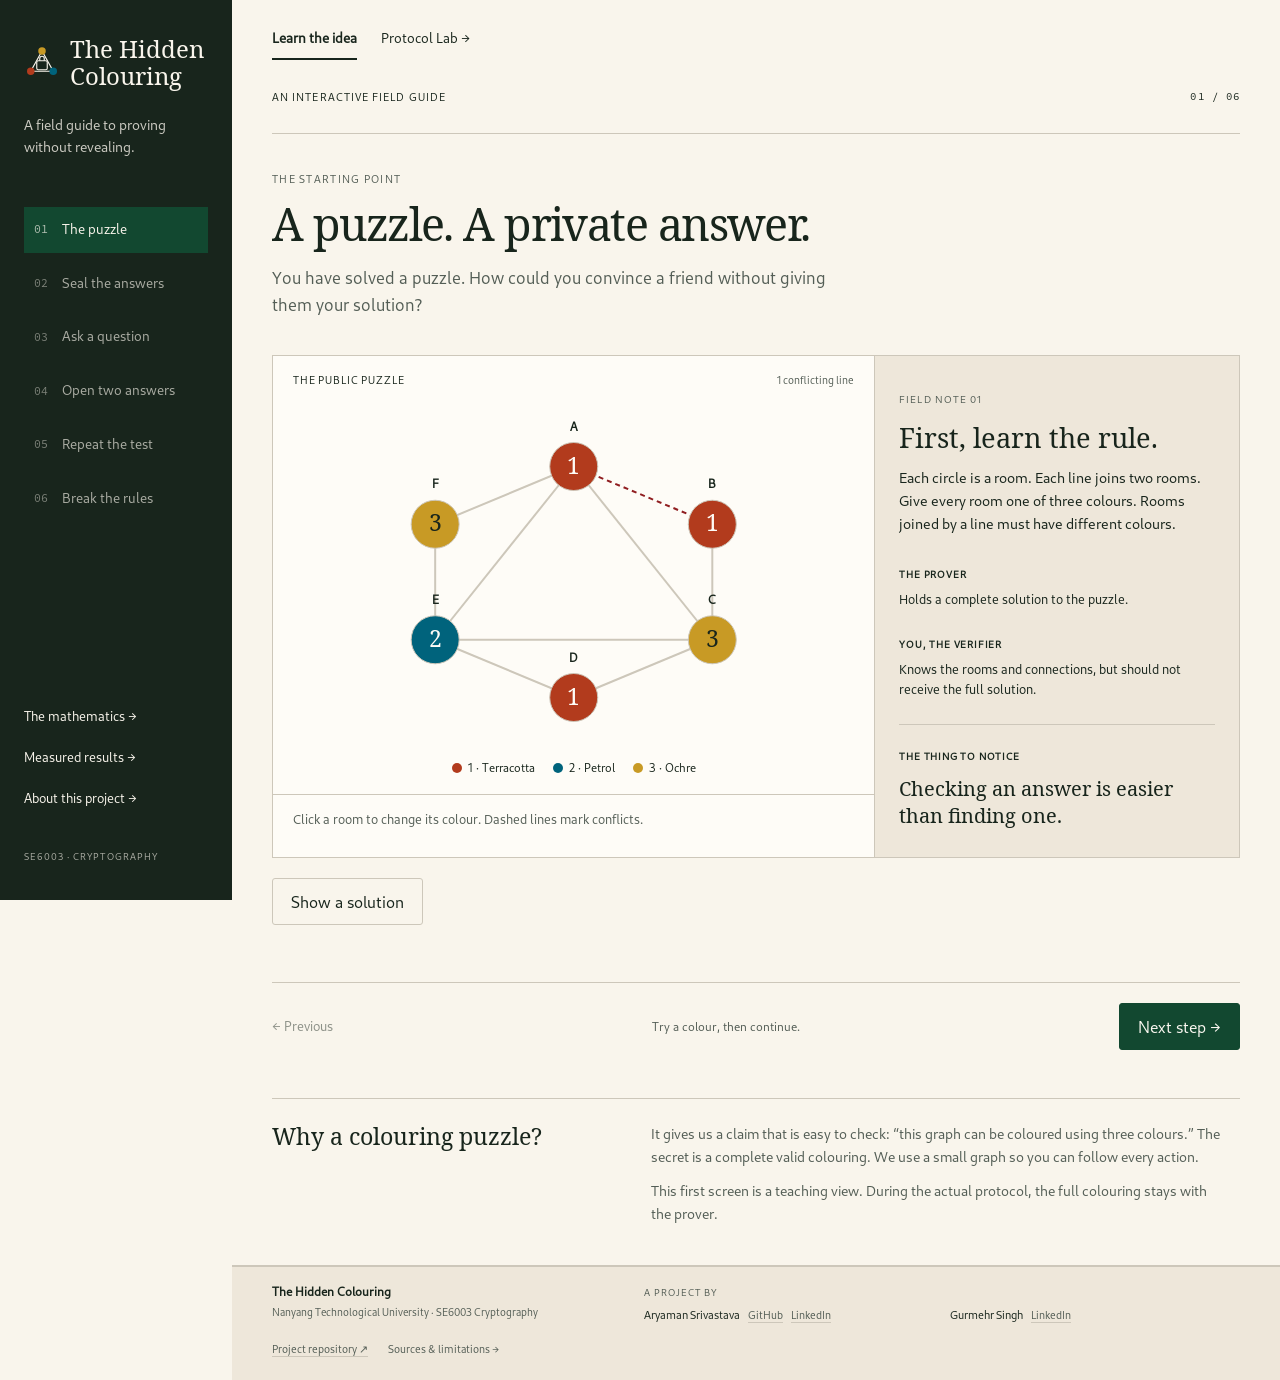
<file: web/index.html>
<!doctype html>
<html lang="en">
<head>
<meta charset="utf-8">
<meta name="viewport" content="width=device-width, initial-scale=1">
<meta name="description" content="A hands-on lesson in zero-knowledge proofs. Seal a colouring, challenge one edge, and learn how to verify a claim while keeping its solution hidden.">
<title>The Hidden Colouring — a zero-knowledge field guide</title>
<link rel="icon" href="/favicon.svg" type="image/svg+xml"><link rel="stylesheet" href="tokens.css">
<link rel="stylesheet" href="styles.css">
<script src="app.js" defer></script>
</head>
<body>
<a class="skip" href="#lesson">Skip to the lesson</a>
<aside class="rail">
  <a href="/" class="brand" aria-label="The Hidden Colouring, restart"><svg class="brand-symbol" viewBox="0 0 48 48" aria-hidden="true"><path d="M24 8 9 35h30L24 8Z" fill="none" stroke="currentColor" stroke-width="1.5"/><circle cx="24" cy="8" r="5" fill="var(--color-three)"/><circle cx="9" cy="35" r="5" fill="var(--color-one)"/><circle cx="39" cy="35" r="5" fill="var(--color-two)"/><rect x="17" y="21" width="14" height="12" rx="2" fill="var(--color-ink)" stroke="currentColor" stroke-width="1.5"/><path d="M21 21v-3a3 3 0 0 1 6 0v3" fill="none" stroke="currentColor" stroke-width="1.5"/></svg><span class="brand-wordmark">The Hidden<br> Colouring</span></a>
  <p class="rail-intro">A field guide to proving<br>without revealing.</p>
  <label class="mobile-chapter">Your next step<select id="chapter-picker" aria-label="Lesson chapter"></select></label>
  <nav aria-label="Lesson chapters" id="chapters"></nav>
  <div class="rail-bottom"><button class="rail-link" id="notes-button">The mathematics →</button><button class="rail-link" id="results-button">Measured results →</button><button class="rail-link" id="about-button">About this project →</button><span class="course">SE6003 · CRYPTOGRAPHY</span></div>
</aside>
<main id="lesson">
  <nav class="mode-switch" aria-label="Project views"><a href="/" aria-current="page">Learn the idea</a><a href="/lab.html">Protocol Lab →</a></nav>
  <header class="topline"><span>AN INTERACTIVE FIELD GUIDE</span><span id="chapter-count">01 / 06</span></header>
  <section class="heading"><div><p class="eyebrow" id="chapter-label">THE STARTING POINT</p><h1 id="title">A puzzle. A private answer.</h1></div><p id="intro"></p></section>
  <div class="workbench">
    <section class="board" aria-label="Interactive colouring puzzle">
      <div class="board-top"><span id="board-label">THE PUZZLE</span><span id="board-status" class="board-status">Six rooms · three colours</span></div>
      <div id="graph-wrap"><svg id="graph" role="group" aria-label="The public graph and colours visible at this step"></svg></div>
      <div class="legend" id="legend"><span><i class="dot one"></i>1 · Terracotta</span><span><i class="dot two"></i>2 · Petrol</span><span><i class="dot three"></i>3 · Ochre</span></div>
      <div id="board-extra"></div>
      <div class="board-caption" id="board-caption"></div>
    </section>
    <aside class="fieldnote" aria-label="What is happening at this step">
      <span class="note-index" id="note-index">FIELD NOTE 01</span><h2 id="note-title"></h2><p id="note-body"></p>
      <div class="roles"><div><span class="role-name">THE PROVER</span><p id="prover-note"></p></div><div><span class="role-name">YOU, THE VERIFIER</span><p id="verifier-note"></p></div></div>
      <div class="takeaway"><span>THE THING TO NOTICE</span><p id="takeaway"></p></div>
    </aside>
  </div>
  <div id="interaction" class="interaction"></div>
  <p id="message" class="message" role="status" aria-live="polite"></p>
  <div class="lesson-controls"><button class="text-button" id="back">← Previous</button><span id="step-hint"></span><button class="button primary" id="continue">Next step →</button></div>
  <section class="understand" id="understand"><h2 id="understand-title"></h2><div id="understand-body"></div></section>
  <footer class="project-footer" aria-label="Project credits">
  <div class="footer-heading"><span class="footer-title">The Hidden Colouring</span><p>Nanyang Technological University · SE6003 Cryptography</p></div>
  <div class="footer-credits"><p class="footer-label">A project by</p><div class="footer-person"><span>Aryaman Srivastava</span><a href="https://github.com/actuallyaryaman">GitHub</a><a href="https://www.linkedin.com/in/actuallyaryaman/">LinkedIn</a></div><div class="footer-person"><span>Gurmehr Singh</span><a href="https://www.linkedin.com/in/gurmehrs/">LinkedIn</a></div></div>
  <div class="footer-links"><a href="https://github.com/actuallyaryaman/the-hidden-colouring">Project repository ↗</a><button class="text-button" id="sources-button">Sources &amp; limitations →</button></div>
</footer>
</main>
<dialog id="info-dialog"><div class="dialog-top"><span>REFERENCE NOTES</span><button class="text-button" id="close-dialog" aria-label="Close reference notes">Close ×</button></div><div id="dialog-body"></div></dialog>
<noscript>This interactive lesson needs JavaScript. Its Python protocol and experiments can also be run separately; see the README.</noscript>
</body>
</html>
</file>
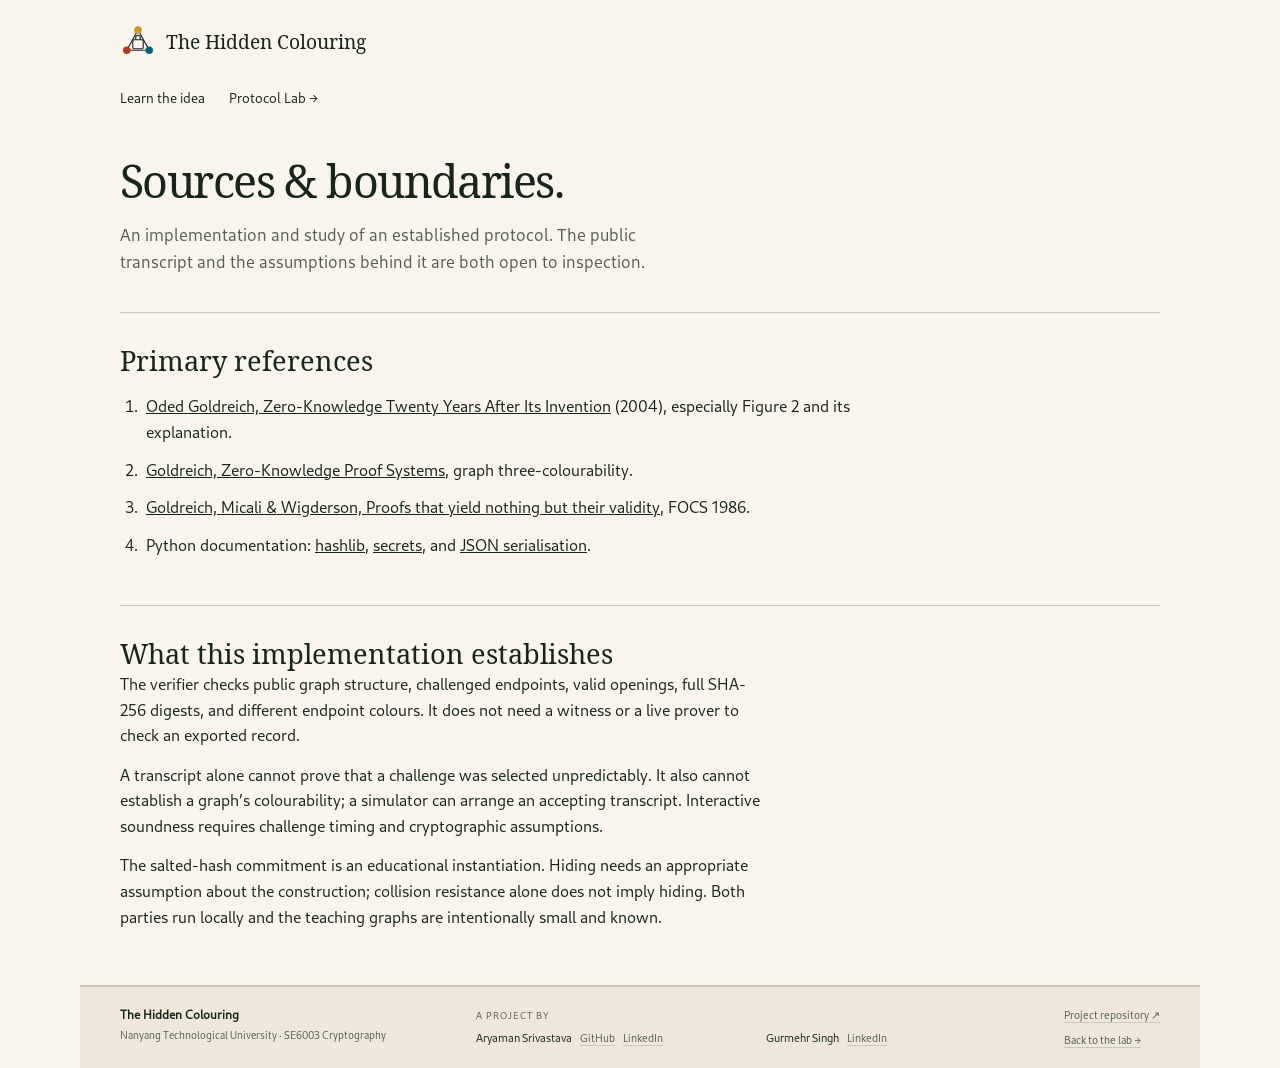
<file: web/references.html>
<!doctype html><html lang="en"><head><meta charset="utf-8"><meta name="viewport" content="width=device-width, initial-scale=1"><title>Sources — The Hidden Colouring</title><link rel="icon" href="/favicon.svg" type="image/svg+xml"><link rel="stylesheet" href="tokens.css"><link rel="stylesheet" href="styles.css"><link rel="stylesheet" href="lab.css"></head><body class="standalone"><main>
<a class="reference-brand" href="/"><svg class="brand-symbol" viewBox="0 0 48 48" aria-hidden="true"><path d="M24 8 9 35h30L24 8Z" fill="none" stroke="currentColor" stroke-width="1.5"/><circle cx="24" cy="8" r="5" fill="var(--color-three)"/><circle cx="9" cy="35" r="5" fill="var(--color-one)"/><circle cx="39" cy="35" r="5" fill="var(--color-two)"/><rect x="17" y="21" width="14" height="12" rx="2" fill="var(--color-ink)" stroke="currentColor" stroke-width="1.5"/><path d="M21 21v-3a3 3 0 0 1 6 0v3" fill="none" stroke="currentColor" stroke-width="1.5"/></svg><span>The Hidden Colouring</span></a>
<nav class="mode-switch" aria-label="Project views"><a href="/">Learn the idea</a><a href="/lab.html">Protocol Lab →</a></nav>
<section class="heading"><h1>Sources & boundaries.</h1><p>An implementation and study of an established protocol. The public transcript and the assumptions behind it are both open to inspection.</p></section>
<section class="lab-section"><h2>Primary references</h2><ol><li><a href="https://www.wisdom.weizmann.ac.il/~oded/PSX/zk-tut02v4.pdf">Oded Goldreich, Zero-Knowledge Twenty Years After Its Invention</a> (2004), especially Figure 2 and its explanation.</li><li><a href="https://www.wisdom.weizmann.ac.il/~oded/PSX/zk.pdf">Goldreich, Zero-Knowledge Proof Systems</a>, graph three-colourability.</li><li><a href="https://doi.org/10.1109/SFCS.1986.47">Goldreich, Micali & Wigderson, Proofs that yield nothing but their validity</a>, FOCS 1986.</li><li>Python documentation: <a href="https://docs.python.org/3/library/hashlib.html">hashlib</a>, <a href="https://docs.python.org/3/library/secrets.html">secrets</a>, and <a href="https://docs.python.org/3/library/json.html">JSON serialisation</a>.</li></ol></section>
<section class="lab-section"><h2>What this implementation establishes</h2><p>The verifier checks public graph structure, challenged endpoints, valid openings, full SHA-256 digests, and different endpoint colours. It does not need a witness or a live prover to check an exported record.</p><p>A transcript alone cannot prove that a challenge was selected unpredictably. It also cannot establish a graph’s colourability; a simulator can arrange an accepting transcript. Interactive soundness requires challenge timing and cryptographic assumptions.</p><p>The salted-hash commitment is an educational instantiation. Hiding needs an appropriate assumption about the construction; collision resistance alone does not imply hiding. Both parties run locally and the teaching graphs are intentionally small and known.</p></section>
<footer class="project-footer" aria-label="Project credits">
  <div class="footer-heading"><span class="footer-title">The Hidden Colouring</span><p>Nanyang Technological University · SE6003 Cryptography</p></div>
  <div class="footer-credits"><p class="footer-label">A project by</p><div class="footer-person"><span>Aryaman Srivastava</span><a href="https://github.com/actuallyaryaman">GitHub</a><a href="https://www.linkedin.com/in/actuallyaryaman/">LinkedIn</a></div><div class="footer-person"><span>Gurmehr Singh</span><a href="https://www.linkedin.com/in/gurmehrs/">LinkedIn</a></div></div>
  <div class="footer-links"><a href="https://github.com/actuallyaryaman/the-hidden-colouring">Project repository ↗</a><a href="/lab.html">Back to the lab →</a></div>
</footer></main></body></html>
</file>
<file: web/tokens.css>
:root {
  --color-paper: oklch(97% .012 85);
  --color-surface: oklch(99% .006 85);
  --color-paper-dark: oklch(93% .019 85);
  --color-ink: oklch(25% .025 155);
  --color-muted: oklch(47% .018 150);
  --color-rule: oklch(83% .018 85);
  --color-accent: oklch(36% .07 160);
  --color-accent-ink: oklch(98% .01 90);
  --color-focus: oklch(64% .13 55);
  --color-success: oklch(35% .09 155);
  --color-error: oklch(43% .15 25);
  --color-error-soft: oklch(94% .028 25);
  --color-success-soft: oklch(93% .028 155);
  --color-one: oklch(52% .16 35);
  --color-two: oklch(46% .095 220);
  --color-three: oklch(71% .135 85);
  --color-clear: oklch(100% 0 0 / 0);
  --color-shadow: oklch(25% .025 155 / .09);
  --font-display: 'Lab Serif', 'Palatino Linotype', 'Book Antiqua', serif;
  --font-body: 'Lab Sans', 'Trebuchet MS', sans-serif;
  --font-mono: 'Lab Mono', monospace;
  --space-xs: 4px; --space-sm: 8px; --space-md: 16px; --space-lg: 24px; --space-xl: 32px; --space-2xl: 48px; --space-3xl: 64px;
  --text-small: .78rem; --text-base: 1rem; --text-large: 1.2rem; --text-display: clamp(2rem, 3.5vw, 3.2rem);
  --ease-out: cubic-bezier(.2,.8,.2,1); --ease-in: cubic-bezier(.4,0,1,1); --ease-in-out: cubic-bezier(.4,0,.2,1);
  --dur-fast: 140ms; --dur-medium: 220ms;
  --rule-thin: 1px; --radius-sm: 3px;
}
</file>
<file: web/styles.css>
@font-face{font-family:'Lab Serif';src:url('fonts/serif.ttf')}@font-face{font-family:'Lab Sans';src:url('fonts/sans.ttf')}@font-face{font-family:'Lab Mono';src:url('fonts/mono.ttf')}
*{box-sizing:border-box}html{overflow-x:clip;scroll-behavior:smooth}body{margin:0;overflow-x:clip;background:var(--color-paper);color:var(--color-ink);font-family:var(--font-body);line-height:1.6;font-size:16px}button,input,select{font:inherit}button,a{touch-action:manipulation}button{cursor:pointer}button,a,summary{-webkit-tap-highlight-color:var(--color-clear)}button{white-space:nowrap}button:disabled{cursor:not-allowed;opacity:.48}a{color:inherit}button:focus-visible,a:focus-visible,summary:focus-visible,input:focus-visible,select:focus-visible,[role=button]:focus-visible{outline:3px solid var(--color-focus);outline-offset:5px}h1,h2,h3,p{margin:0}h1,h2,h3{font-style:normal;overflow-wrap:anywhere;min-width:0}h1{font-family:var(--font-display);font-size:var(--text-display);font-weight:400;line-height:1.12;letter-spacing:-.035em}h2{font-family:var(--font-display);font-size:1.7rem;line-height:1.2;font-weight:400}h3{font-size:1.05rem}p{max-width:64ch}.skip{position:absolute;left:16px;top:-100px;z-index:20;padding:12px;background:var(--color-surface)}.skip:focus{top:12px}
.rail{background:var(--color-ink);color:var(--color-paper);padding:24px 20px}.brand{display:block;font-family:var(--font-display);font-size:1.65rem;line-height:1.05;text-decoration:none;position:relative;max-width:200px}.brand-mark{position:absolute;right:0;top:0;color:var(--color-three);font-size:2rem}.rail-intro{opacity:.8;margin-top:16px;font-size:.88rem}nav{display:flex;flex-wrap:wrap;margin-top:28px;gap:4px}.chapter{border:0;background:var(--color-clear);color:var(--color-paper);padding:10px 8px;display:flex;align-items:center;gap:10px;text-align:left;opacity:.65;min-height:44px}.chapter[aria-current=step]{opacity:1;background:var(--color-accent)}.chapter:hover{opacity:1}.chapter-number{font-family:var(--font-mono);font-size:.72rem;opacity:.7}.rail-bottom{margin-top:20px;display:flex;flex-wrap:wrap;gap:14px;align-items:center}.rail-link{background:var(--color-clear);border:0;padding:4px 0;color:inherit;font-size:.82rem;text-align:left}.rail-link:hover{text-decoration:underline;text-underline-offset:4px}.course{font-size:.65rem;letter-spacing:.11em;opacity:.65}
main{padding:0 20px;max-width:1500px;margin:auto}.topline{display:flex;justify-content:space-between;gap:12px;border-bottom:1px solid var(--color-rule);padding:20px 0;font-size:.67rem;letter-spacing:.1em}.topline span:last-child{font-family:var(--font-mono)}.heading{padding:28px 0 32px}.eyebrow{color:var(--color-muted);font-size:.67rem;letter-spacing:.12em;margin-bottom:12px}.heading>p{margin-top:16px;color:var(--color-muted);font-size:1.02rem;max-width:58ch}.workbench{border:1px solid var(--color-rule);background:var(--color-surface);color:var(--color-ink)}.board{min-width:0;position:relative}.board-top{padding:16px 20px;display:flex;justify-content:space-between;gap:12px;flex-wrap:wrap;font-size:.66rem;letter-spacing:.08em}.board-status{color:var(--color-muted);letter-spacing:0}#graph-wrap{width:100%;min-width:0}#graph{display:block;width:100%;height:300px;overflow:visible}#graph text{font-family:var(--font-body);fill:var(--color-ink)}#graph .node-letter{font-size:12px;font-weight:700}#graph .node-value{font-family:var(--font-display);font-size:23px}#graph .edge{stroke:var(--color-rule);stroke-width:2}#graph .edge.selected{stroke:var(--color-ink);stroke-width:3}#graph .edge.bad{stroke:var(--color-error);stroke-dasharray:5 4}#graph .node-hit{cursor:pointer}#graph .node-hit:hover .node-face{stroke:var(--color-focus);stroke-width:2}#graph .node-hit:focus{outline:none}#graph .node-hit:focus-visible .node-face{stroke:var(--color-focus);stroke-width:3}.legend{padding:4px 16px 16px;display:flex;flex-wrap:wrap;justify-content:center;gap:8px 18px;font-size:.73rem}.legend span{display:flex;align-items:center;gap:6px}.dot{display:inline-block;width:10px;height:10px;border-radius:50%;background:var(--color-ink)}.one{background:var(--color-one)}.two{background:var(--color-two)}.three{background:var(--color-three)}.board-caption{border-top:1px solid var(--color-rule);padding:14px 20px;font-size:.8rem;color:var(--color-muted);min-height:54px}.fieldnote{padding:24px;border-top:1px solid var(--color-rule);background:var(--color-paper-dark);color:var(--color-ink)}.note-index{font-size:.63rem;letter-spacing:.1em;color:var(--color-muted)}.fieldnote h2{margin:12px 0}.fieldnote>p{font-size:.9rem}.roles{margin-top:24px;display:grid;gap:16px}.role-name,.takeaway>span{font-size:.62rem;letter-spacing:.08em;font-weight:700}.roles p{font-size:.8rem;margin-top:4px}.takeaway{margin-top:24px;padding-top:16px;border-top:1px solid var(--color-rule)}.takeaway p{font-family:var(--font-display);font-size:1.25rem;line-height:1.35;margin-top:8px}
.interaction{padding:20px 0;display:flex;align-items:center;flex-wrap:wrap;gap:12px}.button{min-height:46px;padding:10px 18px;background:var(--color-clear);color:var(--color-ink);border:1px solid var(--color-rule);border-radius:var(--radius-sm);transition:transform var(--dur-fast) var(--ease-out),opacity var(--dur-fast) var(--ease-out)}.button:hover:not(:disabled){border-color:var(--color-ink)}.button:active:not(:disabled){transform:translateY(1px)}.button.primary{background:var(--color-accent);color:var(--color-accent-ink);border-color:var(--color-accent)}.button.primary:hover:not(:disabled){opacity:.88}.text-button{border:0;padding:10px 0;background:var(--color-clear);color:inherit;font-size:.82rem;min-height:44px}.text-button:hover:not(:disabled){text-decoration:underline;text-underline-offset:4px}.message{font-size:.88rem;min-height:24px;margin-bottom:12px}.message[data-kind=error]{color:var(--color-error)}.message[data-kind=success]{color:var(--color-success)}.lesson-controls{display:flex;flex-wrap:wrap;justify-content:space-between;gap:12px;align-items:center;padding:20px 0;border-top:1px solid var(--color-rule)}#step-hint{font-size:.75rem;color:var(--color-muted);flex:1;max-width:30ch;text-align:center}.understand{margin:28px 0 40px;display:grid;gap:16px;padding-top:24px;border-top:1px solid var(--color-rule)}.understand h2{font-size:1.45rem}.understand p{font-size:.88rem;color:var(--color-muted)}.understand p+p{margin-top:12px}footer{border-top:1px solid var(--color-rule);padding:20px 0 28px;display:flex;flex-wrap:wrap;align-items:center;gap:12px 24px;font-size:.7rem;color:var(--color-muted)}footer>span:first-child{font-family:var(--font-display);font-size:1.1rem;color:var(--color-ink)}footer .text-button{font-size:.72rem;margin-left:auto}
.envelopes{display:grid;grid-template-columns:repeat(3,minmax(0,1fr));gap:8px;padding:0 20px 20px}.envelope{border:1px solid var(--color-rule);padding:8px;background:var(--color-paper);color:var(--color-ink);min-width:0;position:relative}.envelope::before{content:'';display:block;position:absolute;inset:0 0 auto;height:12px;border-bottom:1px solid var(--color-rule);clip-path:polygon(0 0,50% 100%,100% 0);background:var(--color-paper-dark)}.envelope b{display:block;font-size:.72rem;padding-top:8px}.envelope code{font-family:var(--font-mono);font-size:.55rem;display:block;overflow-wrap:anywhere;color:var(--color-muted)}.edge-choices{display:flex;gap:6px;flex-wrap:wrap}.edge-choice{min-height:44px;min-width:48px;padding:8px;border:1px solid var(--color-rule);background:var(--color-surface);color:var(--color-ink);border-radius:var(--radius-sm);font-size:.78rem}.edge-choice:hover{border-color:var(--color-ink)}.edge-choice[aria-pressed=true]{background:var(--color-ink);color:var(--color-paper)}.interaction-label{font-size:.8rem;width:100%;color:var(--color-muted)}.checks{padding:0 20px 20px;display:grid;gap:8px}.check-row{font-size:.83rem;display:flex;align-items:center;gap:8px}.check-row strong{font-family:var(--font-mono);font-size:.7rem}.check-row .yes{color:var(--color-success)}.check-row .no{color:var(--color-error)}.receipt{padding:16px 20px;border-top:1px solid var(--color-rule);font-size:.78rem}.receipt summary{cursor:pointer}.receipt pre{white-space:pre-wrap;overflow-wrap:anywhere;font-family:var(--font-mono);font-size:.65rem;line-height:1.7}.round-strip{display:flex;flex-wrap:wrap;gap:6px;padding:0 20px 20px}.round-tile{width:28px;height:28px;display:grid;place-items:center;font-family:var(--font-mono);font-size:.65rem;background:var(--color-success-soft);color:var(--color-success)}.round-tile.failed{background:var(--color-error-soft);color:var(--color-error)}.probability{margin:12px 0;width:100%}.probability .track{height:8px;background:var(--color-paper-dark)}.probability .fill{height:100%;background:var(--color-one)}.probability p{margin-top:8px;font-size:.8rem}.lab-tabs{display:flex;gap:6px;flex-wrap:wrap;margin-bottom:20px;width:100%}.lab-tab{background:var(--color-clear);color:var(--color-ink);border:0;border-bottom:2px solid var(--color-rule);padding:10px 12px;min-height:44px;font-size:.8rem}.lab-tab[aria-pressed=true]{border-color:var(--color-accent);font-weight:700}.small-note{font-size:.78rem;color:var(--color-muted);max-width:65ch}.stat-line{display:flex;flex-wrap:wrap;gap:12px;font-size:.83rem}.stat-line b{font-family:var(--font-mono);font-size:.85rem}.term{border:0;background:var(--color-clear);color:var(--color-ink);border-bottom:1px dotted var(--color-muted);padding:0;white-space:normal;min-height:24px;cursor:help}.busy{opacity:.6;pointer-events:none}dialog{width:min(720px,calc(100% - 32px));max-height:85dvh;border:1px solid var(--color-rule);padding:24px;background:var(--color-paper);color:var(--color-ink);box-shadow:0 16px 70px var(--color-shadow)}dialog::backdrop{background:var(--color-shadow)}.dialog-top{display:flex;justify-content:space-between;align-items:center;font-size:.65rem;letter-spacing:.1em;margin-bottom:20px}dialog h2{margin:24px 0 12px}dialog h3{margin:24px 0 8px}dialog p,dialog li{font-size:.92rem}dialog p+p{margin-top:12px}dialog li{margin-bottom:10px}dialog code{font-family:var(--font-mono);font-size:.8rem}dialog a{text-underline-offset:3px}dialog pre{font-family:var(--font-mono);white-space:pre-wrap;overflow-wrap:anywhere;font-size:.75rem;padding:16px;background:var(--color-paper-dark);color:var(--color-ink)}
@media(min-width:40rem){main{padding:0 36px}.heading{padding:36px 0}.envelopes{grid-template-columns:repeat(6,minmax(0,1fr))}.understand{grid-template-columns:minmax(0,1fr) minmax(0,1.7fr);gap:32px}#graph{height:340px}}
@media(min-width:64rem){body{padding-left:232px}.rail{position:fixed;inset:0 auto 0 0;width:232px;padding:36px 24px;display:flex;flex-direction:column}.brand{font-size:1.8rem}.brand-mark{right:0}.rail-intro{margin-top:24px}nav{display:flex;flex-direction:column;margin-top:48px;gap:8px}.chapter{padding:12px 10px;gap:14px;font-size:.85rem}.rail-bottom{margin-top:auto;align-items:start;flex-direction:column;gap:12px}.course{margin-top:24px;font-size:.59rem}.topline{padding:28px 0}.workbench{display:grid;grid-template-columns:minmax(0,1.65fr) minmax(240px,1fr)}.fieldnote{border-top:0;border-left:1px solid var(--color-rule);padding:28px 24px}.heading{max-width:1000px}.roles{gap:20px}#graph{height:350px}.envelopes{grid-template-columns:repeat(3,minmax(0,1fr))}main{padding:0 40px}.heading>p{font-size:1.05rem}.interaction{min-height:88px}}
@media(min-width:90rem){body{padding-left:264px}.rail{width:264px;padding:40px 32px}main{padding:0 64px}.workbench{grid-template-columns:minmax(0,1.8fr) minmax(260px,1fr)}#graph{height:380px}.heading{padding:40px 0}.heading>p{max-width:64ch}}
@media(prefers-reduced-motion:reduce){html{scroll-behavior:auto}*,*::before,*::after{transition:none!important;animation:none!important}}
.mobile-chapter{display:block;font-size:.7rem;margin-top:16px}.mobile-chapter select{display:block;width:100%;margin-top:4px;min-height:44px;padding:8px 12px;background:var(--color-paper);color:var(--color-ink);border:1px solid var(--color-rule);border-radius:var(--radius-sm)}
@media(max-width:63.999rem){.rail{padding:20px}.brand{font-size:1.5rem;max-width:unset}.brand br{display:none}.brand br::after{content:' '}.brand-mark{display:none}.rail-intro{display:none}.rail nav{display:none}.rail-bottom{margin-top:12px;gap:20px}.rail-bottom .course{display:none}.rail-link{min-height:32px}.topline{padding:16px 0}.heading{padding-top:24px}.board-top{padding:12px 16px}.fieldnote{padding:20px}}
@media(min-width:64rem){.mobile-chapter{display:none}}
.result-figure{margin:24px 0}.result-figure img{display:block;width:100%;height:auto}
button:active:not(:disabled){opacity:.85}
.mode-switch{display:flex;flex-direction:row;gap:24px;margin:0;padding:20px 0 0;align-items:center}.mode-switch a{font-size:.85rem;white-space:nowrap;text-decoration:none;padding:8px 0;border-bottom:2px solid var(--color-clear)}.mode-switch a[aria-current=page]{border-bottom-color:var(--color-ink);font-weight:700}

.project-footer{display:grid;grid-template-columns:minmax(0,1fr);align-items:start;gap:24px;padding:28px 0 32px;font-size:.75rem}
.footer-title{font-family:var(--font-display);font-size:1.2rem;color:var(--color-ink)}
.footer-heading p{max-width:34ch;margin-top:6px}
.footer-label{font-size:.65rem;letter-spacing:.1em;text-transform:uppercase;margin-bottom:8px}
.footer-person{display:flex;flex-wrap:wrap;align-items:baseline;gap:4px 14px;margin-top:6px}
.footer-person>span{color:var(--color-ink);flex-basis:100%}
.project-footer a{color:inherit;text-decoration:underline;text-underline-offset:3px;padding:6px 0;display:inline-block}
.project-footer a:hover{color:var(--color-ink)}
.footer-links{display:flex;flex-direction:column;align-items:flex-start;gap:4px}
.project-footer .text-button{margin:0;padding:6px 0;min-height:32px;font-size:inherit;text-align:left}
@media(min-width:760px){.project-footer{grid-template-columns:minmax(0,1fr) minmax(0,1.2fr)}.footer-links{grid-column:1/-1;flex-direction:row;gap:24px}}
@media(min-width:1200px){.project-footer{grid-template-columns:minmax(0,1fr) minmax(0,1.2fr) auto}.footer-links{grid-column:auto;flex-direction:column;gap:4px}}

.brand{display:flex;align-items:center;gap:12px;max-width:none;font-size:1.5rem;line-height:1.12}
.brand-symbol{display:block;flex:0 0 44px;width:44px;height:44px;color:var(--color-paper)}
.brand-wordmark{display:block;min-width:0}
.brand-wordmark br{display:initial}
main{container-type:inline-size}
.project-footer{background:var(--color-paper-dark);border-top:2px solid var(--color-rule);margin:32px -20px 0;padding:28px 20px 24px;gap:24px;grid-template-columns:minmax(0,1fr);line-height:1.55}
.footer-title{font-family:var(--font-body);font-size:.86rem;font-weight:700}
.footer-heading p{font-size:.7rem;max-width:36ch;margin-top:6px}
.footer-heading .footer-purpose{margin-top:4px}
.footer-label{margin-bottom:8px;font-size:.62rem}
.footer-person{gap:0 12px;margin-top:8px}
.footer-person>span{font-size:.76rem;font-weight:600}
.project-footer a{font-size:.72rem;padding:4px 0;text-decoration-color:var(--color-rule)}
.footer-links{grid-column:auto;flex-direction:row;flex-wrap:wrap;gap:8px 20px;border-top:1px solid var(--color-rule);padding-top:14px}
.project-footer .text-button{font-size:.72rem;min-height:32px;padding:4px 0}
.standalone{padding-left:0}
.standalone main{max-width:1120px}
.reference-brand{display:flex;align-items:center;gap:10px;font-family:var(--font-display);font-size:1.2rem;text-decoration:none;padding-top:24px}
.reference-brand .brand-symbol{color:var(--color-ink);width:36px;height:36px;flex-basis:36px}
.reference-brand .brand-symbol rect{fill:var(--color-paper)}
.standalone .lab-section p+p{margin-top:14px}
.standalone .lab-section li{padding-left:4px;margin-bottom:12px}
.standalone .lab-section ol{padding-left:22px;max-width:78ch}
section[id]{scroll-margin-top:24px}
@media(min-width:40rem){.project-footer{margin-left:-36px;margin-right:-36px;padding-left:36px;padding-right:36px}}
@media(min-width:64rem){.project-footer{margin-left:-40px;margin-right:-40px;padding-left:40px;padding-right:40px}.brand{font-size:1.5rem;gap:10px}.brand-symbol{flex-basis:36px;width:36px;height:36px}}
@media(min-width:90rem){.project-footer{margin-left:-64px;margin-right:-64px;padding-left:64px;padding-right:64px}.brand{font-size:1.6rem}.brand-symbol{flex-basis:40px;width:40px;height:40px}}
@container(min-width:580px){.project-footer{grid-template-columns:minmax(0,1fr) minmax(0,1fr)}.footer-links{grid-column:1/-1}}
@container(min-width:1000px){.project-footer{grid-template-columns:minmax(0,1fr) minmax(0,1.2fr) auto}.footer-links{grid-column:auto;flex-direction:column;border-top:0;border-left:1px solid var(--color-rule);padding:0 0 0 24px;gap:8px}}
@media(max-width:420px){.brand{font-size:1.3rem}.brand-symbol{flex-basis:36px;width:36px;height:36px}.mode-switch{gap:20px}.lesson-controls{display:grid;grid-template-columns:1fr auto}#step-hint{grid-row:2;grid-column:1/-1;text-align:left;max-width:none}.lesson-controls #continue{grid-column:2;grid-row:1}.footer-person{column-gap:16px}}

.project-footer{display:flex;flex-wrap:wrap;align-items:baseline;gap:8px 24px;padding-top:16px;padding-bottom:16px;margin-top:24px}
.footer-heading{flex:1 1 220px}
.footer-title{font-size:.76rem}
.footer-heading p{font-size:.65rem;max-width:none;margin-top:2px}
.footer-credits{display:flex;flex-wrap:wrap;align-items:baseline;gap:4px 16px;flex:2 1 340px}
.footer-label{flex-basis:100%;margin:0;font-size:.6rem}
.footer-person{display:flex;align-items:baseline;gap:8px;margin:0}
.footer-person>span{flex-basis:auto;font-size:.7rem;font-weight:500}
.project-footer a{font-size:.67rem;padding:4px 0}
.footer-links{display:flex;flex-direction:row;align-items:baseline;flex-wrap:wrap;gap:4px 20px;border:0;padding:0;flex:1 1 100%}
.project-footer .text-button{font-size:.67rem;min-height:28px;padding:4px 0}
@container(min-width:1000px){.footer-links{flex:0 1 auto;flex-direction:column;gap:0}}
.footer-credits{display:grid;grid-template-columns:repeat(auto-fit,minmax(200px,1fr));gap:2px 16px}
.footer-label{grid-column:1/-1}
.footer-person{justify-content:flex-start;flex-wrap:wrap}
</file>
<file: web/lab.css>
.mode-switch{display:flex;flex-direction:row;gap:24px;margin:0;padding:20px 0 0;align-items:center}.mode-switch a{font-size:.85rem;white-space:nowrap;text-decoration:none;padding:8px 0;border-bottom:2px solid var(--color-clear)}.mode-switch a[aria-current=page]{border-bottom-color:var(--color-ink);font-weight:700}.mode-switch a:hover{text-decoration:underline;text-underline-offset:5px}
.lab-section{border-top:1px solid var(--color-rule);padding:32px 0}.lab-execution{padding:24px;background:var(--color-surface);color:var(--color-ink);border:1px solid var(--color-rule)}.execution-head{display:flex;flex-wrap:wrap;align-items:center;justify-content:space-between;gap:16px}.execution-head label,.lab-actions label{font-size:.78rem;display:flex;flex-direction:column;gap:6px;max-width:100%;min-width:0}.lab-execution select,.lab-actions select{background:var(--color-paper);color:var(--color-ink);border:1px solid var(--color-rule);padding:10px;min-height:44px;width:100%;max-width:100%;border-radius:var(--radius-sm)}.lab-status{font-family:var(--font-mono);font-size:.78rem;margin:20px 0}.boundary-strip{display:grid;gap:20px;margin:20px 0;padding:20px 0;border-top:1px solid var(--color-rule);border-bottom:1px solid var(--color-rule)}.boundary-label{font-size:.64rem;font-weight:700;letter-spacing:.09em}.boundary-strip p{font-size:.85rem;margin-top:8px}.lab-rooms{display:flex;gap:8px;flex-wrap:wrap;margin-top:12px}.lab-room{display:flex;gap:6px;align-items:center;font-size:.75rem}.lab-counter{width:32px;height:32px;display:grid;place-items:center;border-radius:50%;background:var(--color-paper-dark);color:var(--color-ink);font-family:var(--font-mono)}.lab-counter[data-colour="0"]{background:var(--color-one);color:var(--color-surface)}.lab-counter[data-colour="1"]{background:var(--color-two);color:var(--color-surface)}.lab-counter[data-colour="2"]{background:var(--color-three);color:var(--color-ink)}.lab-actions{display:flex;flex-wrap:wrap;gap:16px;align-items:end;margin:16px 0}.lab-actions .button{align-self:end}.lab-section .section-head{margin-bottom:24px}.section-head h2{margin-bottom:12px}.section-head p{font-size:.9rem;color:var(--color-muted)}.lab-inspector{display:grid;gap:24px}.timeline{display:grid;gap:8px;max-height:420px;overflow-y:auto;padding:4px}.message-entry{display:block;width:100%;white-space:normal;text-align:left;padding:12px;border:1px solid var(--color-rule);background:var(--color-clear);color:var(--color-ink);border-radius:var(--radius-sm)}.message-entry[aria-pressed=true]{border-color:var(--color-accent);background:var(--color-success-soft);color:var(--color-ink)}.message-entry span{display:block;font-size:.75rem}.message-entry small{display:block;color:var(--color-muted);font-size:.7rem;margin-top:4px}.payload-panel{min-width:0}.payload-panel h3{margin-bottom:12px}.payload-panel pre,.verifier-source pre,.cli{font-family:var(--font-mono);font-size:.72rem;line-height:1.7;white-space:pre-wrap;overflow-wrap:anywhere;background:var(--color-paper-dark);color:var(--color-ink);padding:16px;max-height:440px;overflow-y:auto;margin:12px 0}.payload-panel summary,.verifier-source summary{font-size:.83rem;cursor:pointer;min-height:44px;padding:12px 0}.digest-grid{display:grid;gap:24px;margin:24px 0}.digest{min-width:0;border-top:1px solid var(--color-rule);padding-top:16px}.digest dt{font-size:.72rem;margin-top:12px;color:var(--color-muted)}.digest dd{font-family:var(--font-mono);font-size:.7rem;line-height:1.6;margin:6px 0;overflow-wrap:anywhere}.lab-checks{list-style:none;padding:0;margin:16px 0;display:grid;gap:10px;font-size:.85rem}.lab-checks li{display:flex;gap:12px}.check-pass{color:var(--color-success);font-weight:700}.check-fail{color:var(--color-error);font-weight:700}.result-label{font-family:var(--font-display);font-size:1.35rem;margin:16px 0 8px}.result-label[data-result=pass]{color:var(--color-success)}.result-label[data-result=fail]{color:var(--color-error)}.file-label{display:flex;gap:6px;flex-direction:column;font-size:.8rem}.file-label input{font-size:.78rem;max-width:100%}.scope-note{border-top:1px solid var(--color-rule);padding-top:16px;margin-top:24px;font-size:.82rem;color:var(--color-muted)}.change-diff{font-family:var(--font-mono);font-size:.72rem;overflow-wrap:anywhere;white-space:pre-wrap;background:var(--color-paper-dark);color:var(--color-ink);padding:16px;margin:12px 0}
@media(min-width:48rem){.boundary-strip{grid-template-columns:minmax(0,1fr) minmax(0,1.2fr)}.digest-grid{grid-template-columns:repeat(2,minmax(0,1fr))}.lab-inspector{grid-template-columns:minmax(0,.85fr) minmax(0,1.4fr)}}
@media(max-width:63.999rem){.rail nav{display:none}.lab-execution{padding:16px}.execution-head{display:block}.execution-head label{margin-top:20px}}

.lab-inspector>div{min-width:0}.message-entry small{overflow-wrap:anywhere}.lab-checks li>span:first-child{flex:0 0 16px}.lab-status{line-height:1.65}.lab-execution .message:empty{display:none}.file-label input::file-selector-button{font:inherit;padding:9px 12px;margin-right:10px;border:1px solid var(--color-rule);border-radius:var(--radius-sm);background:var(--color-paper);color:var(--color-ink)}
</file>
